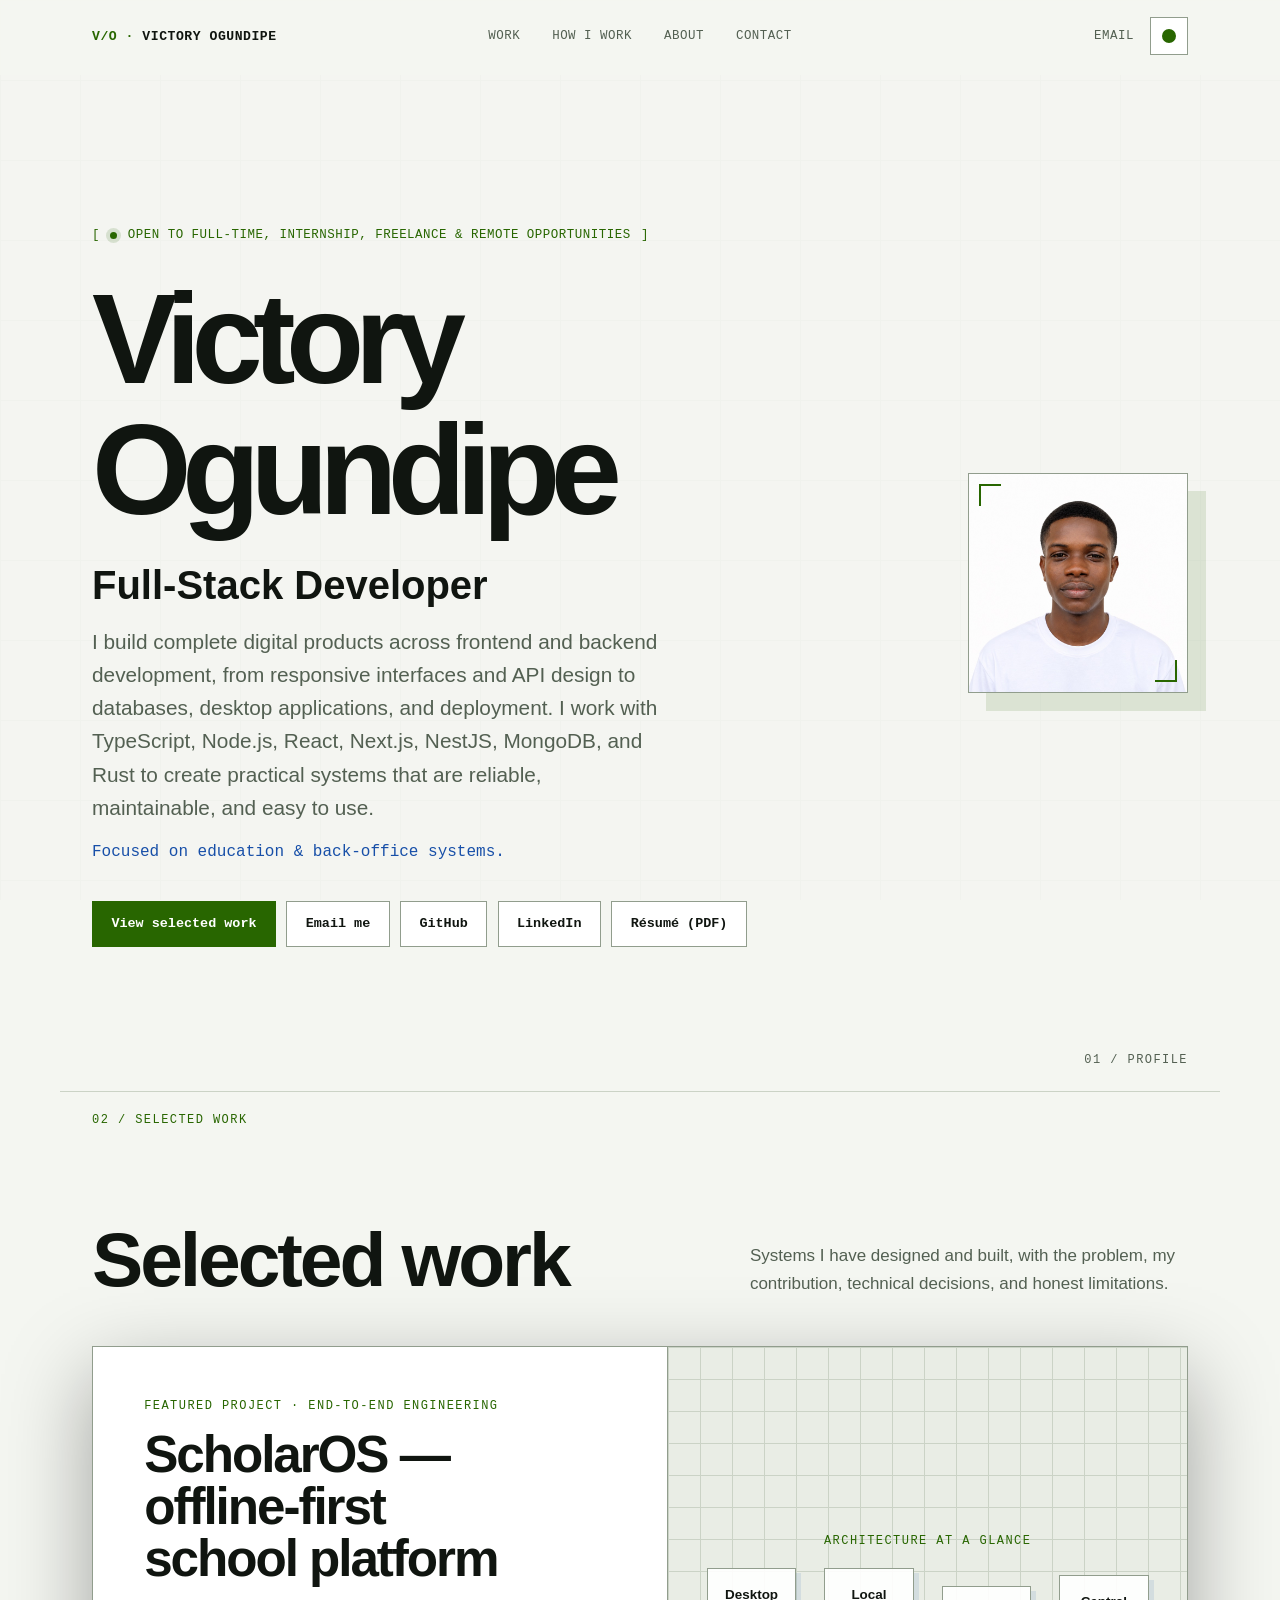
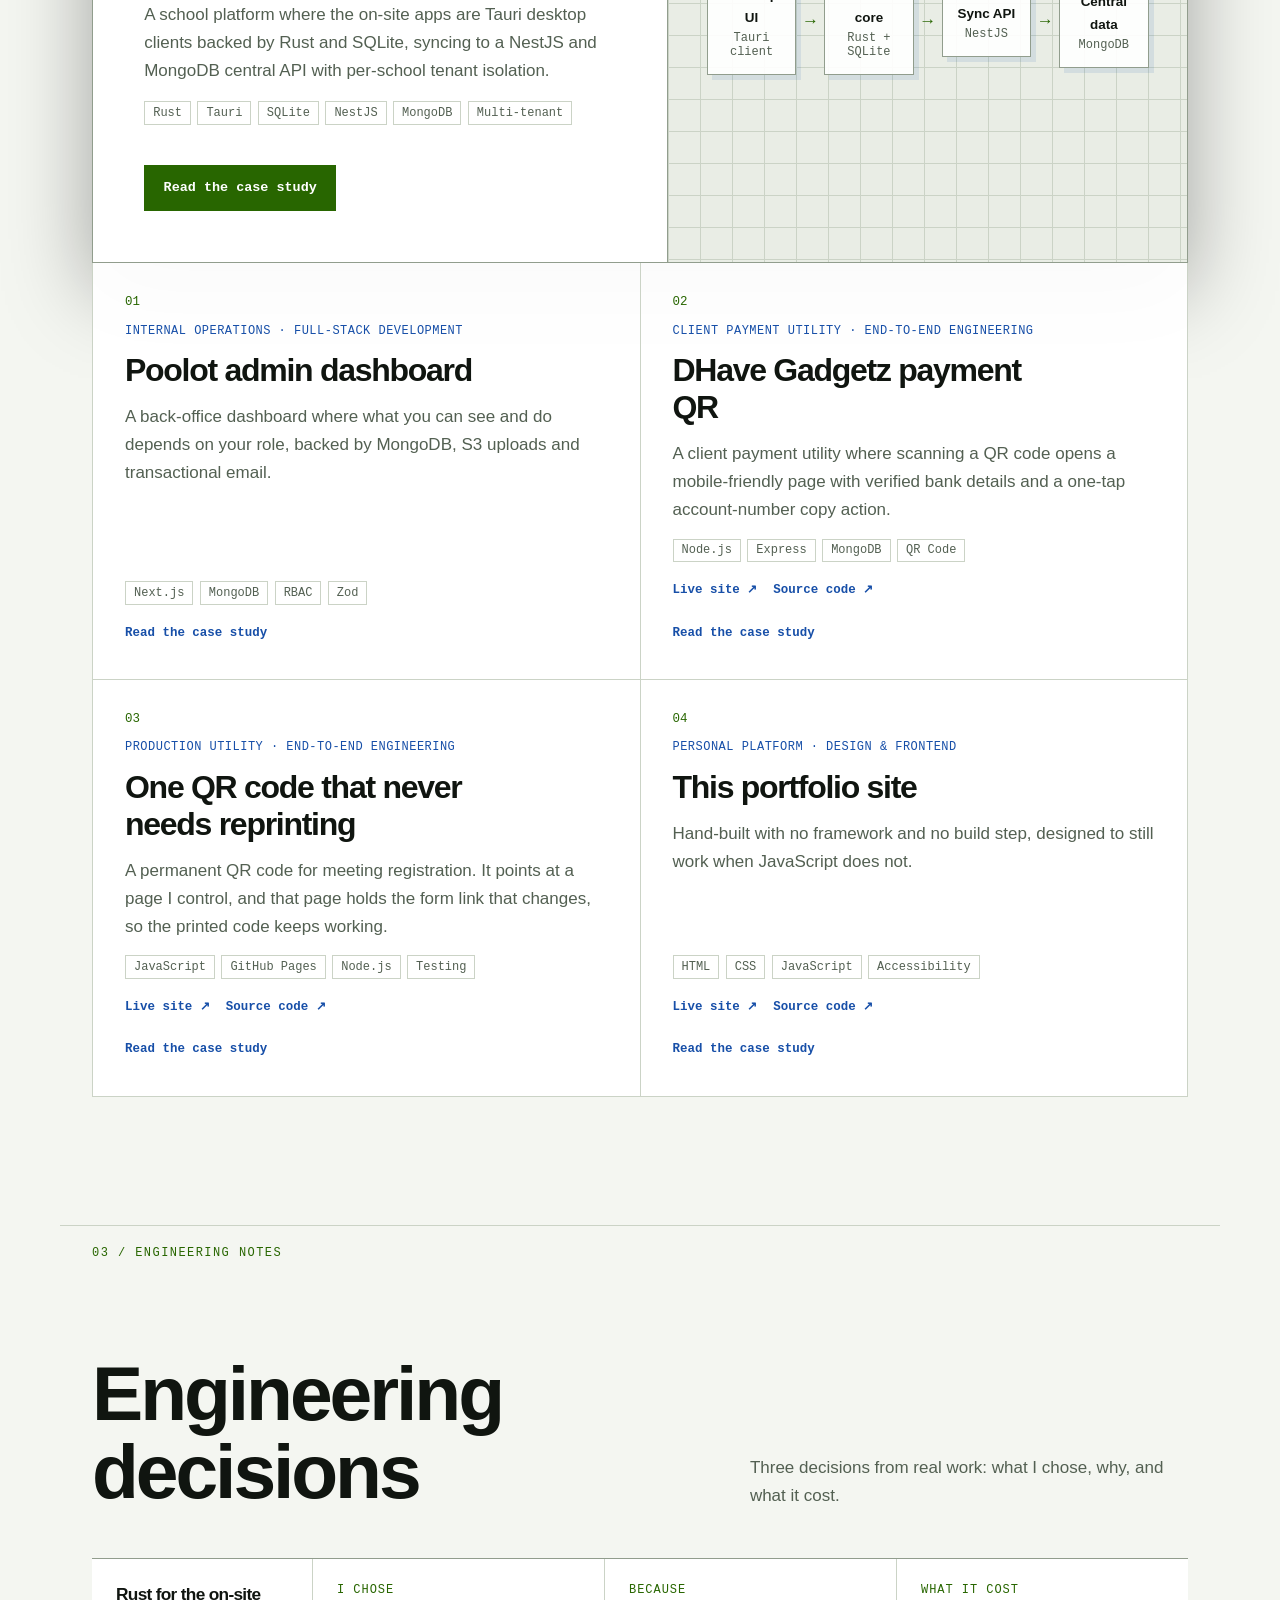
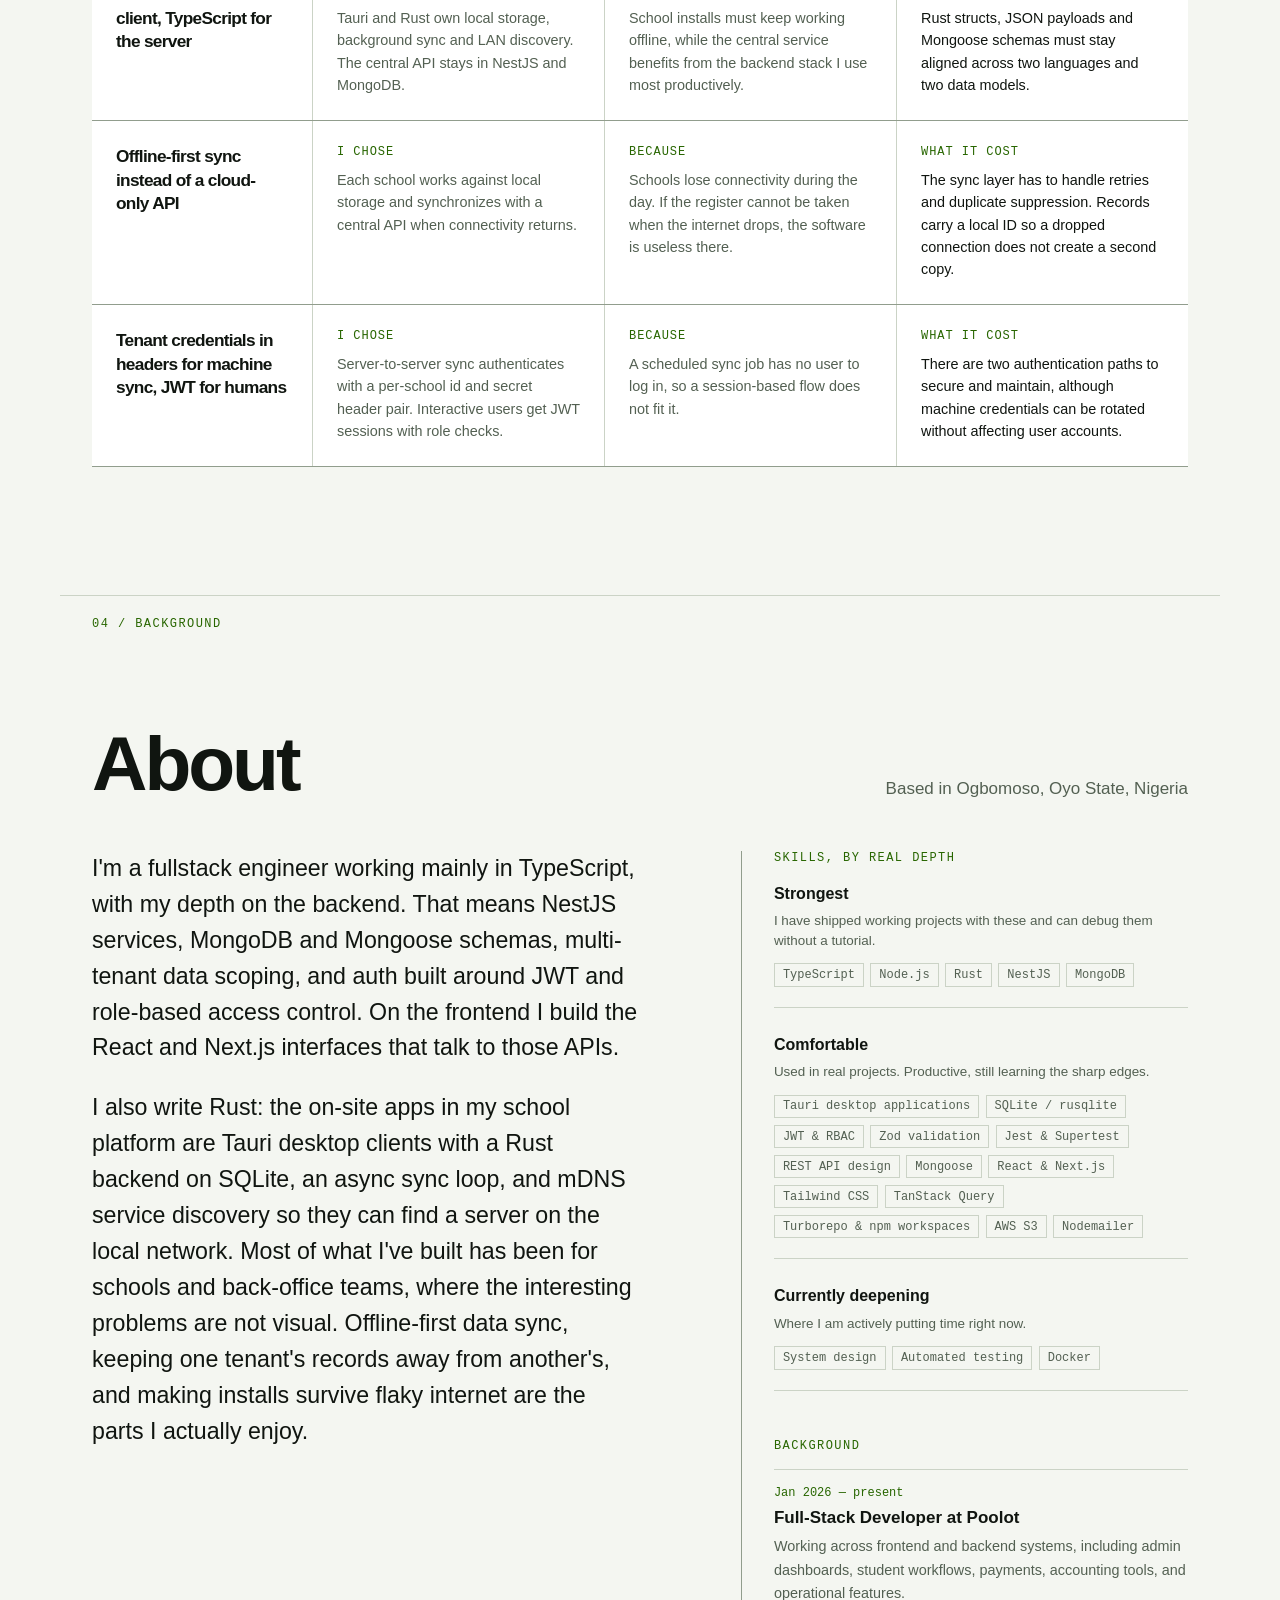
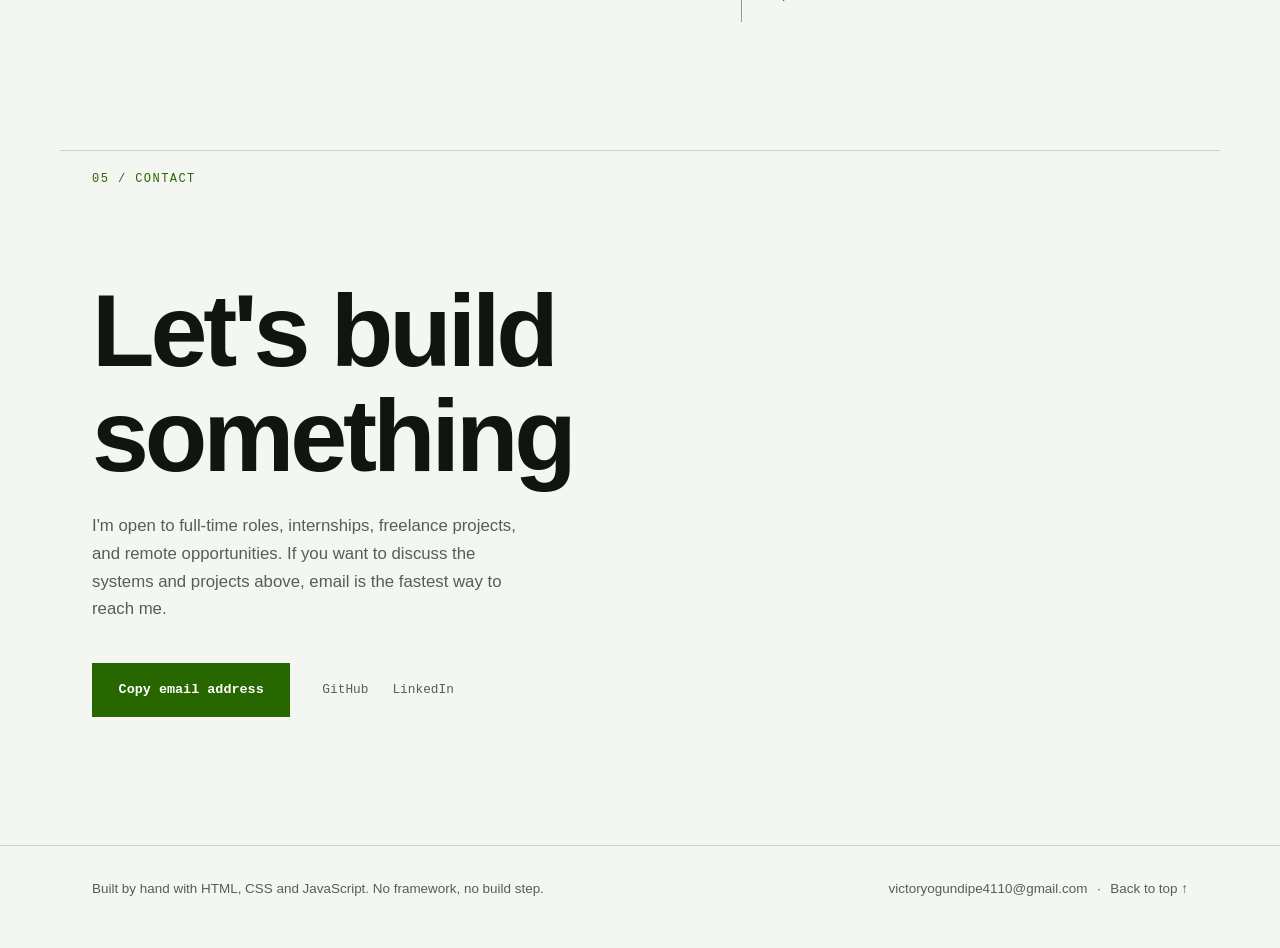
<file: index.html>
<!doctype html>
<html lang="en" data-theme="dark">
<head>
<meta charset="utf-8" />
<meta name="viewport" content="width=device-width, initial-scale=1" />
<title>Victory Ogundipe — Full-Stack Developer</title>
<meta name="description" content="Full-stack developer working with TypeScript, Node.js, Rust, NestJS, React and Next.js to build complete products for education and back-office systems." />
<meta name="theme-color" content="#080b11" />
<link rel="canonical" href="https://victory-ogundipe-portfolio.vercel.app/" />

<!-- Social preview -->
<meta property="og:type" content="website" />
<meta property="og:title" content="Victory Ogundipe — Full-Stack Developer" />
<meta property="og:description" content="TypeScript, Node.js, Rust, NestJS, React and Next.js. Complete products from data model to interface." />
<meta property="og:url" content="https://victory-ogundipe-portfolio.vercel.app/" />
<meta property="og:image" content="https://victory-ogundipe-portfolio.vercel.app/assets/portfolio-thumbnail.png" />
<meta property="og:image:width" content="1200" />
<meta property="og:image:height" content="630" />
<meta property="og:image:alt" content="Victory Ogundipe — Full-Stack Developer" />
<meta name="twitter:card" content="summary_large_image" />
<meta name="twitter:image" content="https://victory-ogundipe-portfolio.vercel.app/assets/portfolio-thumbnail.png" />
<script type="application/ld+json">
{"@context":"https://schema.org","@type":"ProfilePage","mainEntity":{"@type":"Person","name":"Victory Ogundipe","url":"https://victory-ogundipe-portfolio.vercel.app/","jobTitle":"Full-Stack Developer","description":"Full-stack developer building complete products with TypeScript, Node.js, Rust, NestJS, React and Next.js.","sameAs":["https://github.com/victory4110","https://www.linkedin.com/in/ogundipe-victory-708875337"]}}
</script>

<link rel="icon" href="data:image/svg+xml,<svg xmlns='http://www.w3.org/2000/svg' viewBox='0 0 100 100'><text y='.9em' font-size='90'>%F0%9F%91%8B</text></svg>" />
<link rel="stylesheet" href="styles.css?v=20260925-3" />
</head>
<body>
<a class="skip-link" href="#main">Skip to content</a>

<header class="nav" id="nav">
  <div class="wrap nav__inner">
    <a class="nav__brand" href="#top" data-content="name">Victory Ogundipe</a>

    <nav class="nav__links" aria-label="Main">
      <a href="#work">Work</a>
      <a href="#decisions">How I work</a>
      <a href="#about">About</a>
      <a href="#contact">Contact</a>
    </nav>

    <div class="nav__actions">
      <a class="nav__cta" id="navEmail" href="#contact">Email</a>
      <button class="theme-toggle" id="themeToggle" type="button"
              aria-label="Switch colour theme" aria-pressed="false">
        <span class="theme-toggle__icon" aria-hidden="true"></span>
      </button>
    </div>
  </div>
  <div class="nav__progress" id="navProgress" aria-hidden="true"></div>
</header>

<main id="main">

  <!-- ── Hero ─────────────────────────────────────────────
       Positioning rule: role + stack + domain, understood fast.
       ─────────────────────────────────────────────────── -->
  <section class="hero wrap" id="top">
    <div class="hero__text">
      <p class="pill" id="availability">
        <span class="pill__dot" aria-hidden="true"></span>
        <span id="availabilityText">Open to fullstack development roles</span>
      </p>

      <h1 class="hero__title">
        <span id="heroName">Victory Ogundipe</span>
      </h1>

      <p class="hero__positioning" id="heroPositioning">
        Fullstack Developer — TypeScript, Node.js, NestJS
      </p>

      <p class="hero__tagline" id="heroTagline">
        I build the API and the interface, from database schema to shipped screen.
      </p>

      <p class="hero__focus" id="heroFocus"></p>

      <div class="hero__actions" id="heroLinks"></div>
    </div>

    <div class="hero__media">
      <div class="avatar" id="avatar" aria-hidden="true"></div>
    </div>
  </section>

  <noscript>
    <div class="wrap noscript">
      <h2>Victory Ogundipe — Full-Stack Engineer</h2>
      <p>TypeScript, NestJS and MongoDB. Multi-tenant APIs and the interfaces on top of them, mostly for education and back-office systems.</p>
      <p>Email: <a href="mailto:victoryogundipe4110@gmail.com">victoryogundipe4110@gmail.com</a></p>
      <p>This page uses JavaScript to render project details. Everything essential is above.</p>
    </div>
  </noscript>

  <!-- ── Selected work: one flagship, then supporting ───── -->
  <section class="section wrap" id="work">
    <div class="section__head">
      <h2 class="section__title">Selected work</h2>
      <p class="section__sub">
        Systems I have designed and built, with the problem, my contribution,
        technical decisions, and honest limitations.
      </p>
    </div>

    <article class="featured" id="featured" hidden></article>

    <div class="grid" id="projectGrid"></div>
  </section>

  <!-- ── How I work: trade-offs, the invisible-work signal ─ -->
  <section class="section wrap" id="decisions">
    <div class="section__head">
      <h2 class="section__title">Engineering decisions</h2>
      <p class="section__sub">
        Three decisions from real work: what I chose, why, and what it cost.
      </p>
    </div>

    <div class="decisions" id="decisionList"></div>
  </section>

  <!-- ── About + skills ─────────────────────────────────── -->
  <section class="section wrap" id="about">
    <div class="section__head">
      <h2 class="section__title">About</h2>
      <p class="section__sub" id="aboutLocation"></p>
    </div>

    <div class="about">
      <div class="about__prose" id="aboutProse"></div>

      <div class="about__side">
        <h3 class="mini-title">Skills, by real depth</h3>
        <div class="tiers" id="tiers"></div>

        <h3 class="mini-title">Background</h3>
        <ol class="timeline" id="timeline"></ol>
      </div>
    </div>
  </section>

  <!-- ── Contact ──────────────────────────────────────── -->
  <section class="section wrap contact" id="contact">
    <h2 class="contact__heading" id="contactHeading">Let's build something</h2>
    <p class="contact__blurb" id="contactBlurb"></p>

    <div class="contact__row">
      <button class="btn btn--primary btn--big" id="copyEmail" type="button">
        <span id="copyEmailLabel">Copy email address</span>
      </button>
      <div class="contact__socials" id="contactSocials"></div>
    </div>
  </section>
</main>

<footer class="footer">
  <div class="wrap footer__inner">
    <p id="footerText"></p>
    <p class="footer__contact">
      <a id="footerEmail" href="#">Email</a>
      <span class="footer__sep" aria-hidden="true">·</span>
      <a href="#top">Back to top ↑</a>
    </p>
  </div>
</footer>

<!-- ── Case study dialog ──────────────────────────────── -->
<dialog class="case" id="caseStudy" aria-labelledby="caseTitle">
  <div class="case__bar">
    <p class="case__eyebrow" id="caseEyebrow">Case study</p>
    <button class="case__close" id="caseClose" type="button" aria-label="Close case study">Close</button>
  </div>
  <div class="case__body" id="caseBody"></div>
</dialog>

<div class="toast" id="toast" role="status" aria-live="polite"></div>

<script src="content.js?v=20260925-3"></script>
<script src="main.js?v=20260925-3"></script>
</body>
</html>
</file>
<file: styles.css>
:root {
  --bg:#080b11;--surface:#0d121b;--surface-2:#121926;--text:#f4f7fb;
  --muted:#9ca9ba;--line:#263142;--line-strong:#3c4b61;--accent:#a8ff3e;
  --accent-2:#78a7ff;--on-accent:#091000;--wrap:1160px;
  --font:"Avenir Next",Avenir,"Segoe UI",Helvetica,Arial,sans-serif;
  --mono:"SFMono-Regular",Consolas,"Liberation Mono",monospace;
}
html[data-theme="light"]{--bg:#f4f6f1;--surface:#fff;--surface-2:#e9ede5;--text:#101510;--muted:#536052;--line:#cbd3c6;--line-strong:#919d8d;--accent:#286600;--accent-2:#174fa8;--on-accent:#fff}
*,*::before,*::after{box-sizing:border-box}
html{scroll-behavior:smooth}
body{margin:0;background:linear-gradient(var(--line) 1px,transparent 1px),linear-gradient(90deg,var(--line) 1px,transparent 1px),var(--bg);background-size:80px 80px;background-attachment:fixed;color:var(--text);font:17px/1.65 var(--font);-webkit-font-smoothing:antialiased}
body::before{content:"";position:fixed;inset:0;z-index:-1;background:color-mix(in srgb,var(--bg) 91%,transparent);pointer-events:none}
h1,h2,h3,h4,p{margin:0}h1,h2,h3{line-height:1.02;letter-spacing:-.04em}a{color:inherit;text-decoration:none}img{display:block;max-width:100%}ul,ol{margin:0;padding:0;list-style:none}
:focus-visible{outline:2px solid var(--accent);outline-offset:4px}
.skip-link{position:fixed;left:1rem;top:-5rem;z-index:100;padding:.65rem 1rem;background:var(--accent);color:var(--on-accent);font-weight:700}.skip-link:focus{top:1rem}
.wrap{width:min(100%,var(--wrap));margin-inline:auto;padding-inline:2rem}

/* Navigation */
.nav{position:sticky;top:0;z-index:50;background:color-mix(in srgb,var(--bg) 88%,transparent);border-bottom:1px solid transparent;backdrop-filter:blur(18px)}.nav.is-stuck{border-bottom-color:var(--line)}
.nav__inner{display:grid;grid-template-columns:1fr auto 1fr;align-items:center;min-height:72px;gap:2rem}.nav__brand{justify-self:start;font:700 .82rem var(--mono);letter-spacing:.04em;text-transform:uppercase}.nav__brand::before{content:"V/O · ";color:var(--accent)}
.nav__links{display:flex;gap:2rem}.nav__links a,.nav__cta{color:var(--muted);font:.78rem var(--mono);letter-spacing:.04em;text-transform:uppercase}.nav__links a:hover,.nav__cta:hover{color:var(--accent)}
.nav__actions{display:flex;justify-self:end;align-items:center;gap:1rem}.nav__progress{height:2px;width:0;background:var(--accent)}
.theme-toggle{width:38px;height:38px;display:grid;place-items:center;padding:0;border:1px solid var(--line-strong);border-radius:0;background:var(--surface);cursor:pointer}.theme-toggle:hover{border-color:var(--accent)}
.theme-toggle__icon{width:14px;height:14px;border:2px solid var(--accent);border-radius:50%;box-shadow:5px -5px 0 -3px var(--accent)}html[data-theme="light"] .theme-toggle__icon{background:var(--accent);box-shadow:none}

/* Hero */
.hero{position:relative;min-height:calc(100svh - 72px);display:grid;grid-template-columns:minmax(0,1fr) 240px;align-items:center;gap:clamp(3rem,8vw,8rem);padding-block:clamp(5rem,12vw,9rem)}
.hero::after{content:"01 / PROFILE";position:absolute;right:2rem;bottom:1.5rem;color:var(--muted);font:.75rem var(--mono);letter-spacing:.12em}.hero__text{max-width:850px}
.pill{display:inline-flex;align-items:center;gap:.65rem;margin-bottom:2rem;color:var(--accent);font:.78rem var(--mono);letter-spacing:.04em;text-transform:uppercase}.pill::before{content:"["}.pill::after{content:"]"}
.pill__dot{width:7px;height:7px;border-radius:50%;background:var(--accent);box-shadow:0 0 0 4px color-mix(in srgb,var(--accent) 14%,transparent)}.pill--idle{color:var(--muted)}.pill--idle .pill__dot{background:var(--muted);box-shadow:none}
.hero__title{max-width:10ch;font-size:clamp(3.6rem,10vw,8rem);font-weight:750;letter-spacing:-.075em}.hero__positioning{max-width:36ch;margin-top:1.6rem;font-size:clamp(1.7rem,3.4vw,2.5rem);font-weight:700;line-height:1.2}
.hero__tagline{max-width:50ch;margin-top:1rem;color:var(--muted);font-size:clamp(1.08rem,2vw,1.3rem);line-height:1.6}.hero__focus{max-width:48ch;margin-top:1rem;color:var(--accent-2);font:1rem/1.6 var(--mono)}.hero__actions{display:flex;flex-wrap:wrap;gap:.65rem;margin-top:2.2rem}.hero__media{justify-self:end}
.avatar{position:relative;width:220px;aspect-ratio:1;display:grid;place-items:center;overflow:hidden;border:1px solid var(--line-strong);background:linear-gradient(135deg,transparent 49.5%,var(--line) 50%,transparent 50.5%),var(--surface);color:var(--accent);font:700 4rem var(--mono);letter-spacing:-.08em;box-shadow:18px 18px 0 color-mix(in srgb,var(--accent) 12%,transparent)}
.avatar::before,.avatar::after{content:"";position:absolute;width:22px;height:22px;border-color:var(--accent)}.avatar::before{top:10px;left:10px;border-top:2px solid;border-left:2px solid}.avatar::after{right:10px;bottom:10px;border-right:2px solid;border-bottom:2px solid}.avatar img{width:100%;height:100%;object-fit:cover}

/* Actions */
.btn{min-height:46px;display:inline-flex;align-items:center;justify-content:center;gap:.5rem;padding:.7rem 1.15rem;border:1px solid var(--line-strong);border-radius:0;background:var(--surface);color:var(--text);font:600 .84rem/1 var(--mono);cursor:pointer;transition:background .16s,color .16s,transform .16s}.btn:hover{border-color:var(--accent);color:var(--accent);transform:translate(-2px,-2px)}
.btn--primary{background:var(--accent);border-color:var(--accent);color:var(--on-accent)}.btn--primary:hover{background:var(--text);border-color:var(--text);color:var(--bg)}.btn--big{min-height:54px;padding-inline:1.6rem}

/* Sections */
.section{position:relative;padding-block:clamp(5rem,10vw,8rem);border-top:1px solid var(--line)}.section::before{position:absolute;top:1.3rem;left:2rem;color:var(--accent);font:.75rem var(--mono);letter-spacing:.12em}#work::before{content:"02 / SELECTED WORK"}#decisions::before{content:"03 / ENGINEERING NOTES"}#about::before{content:"04 / BACKGROUND"}#contact::before{content:"05 / CONTACT"}
.section__head{display:grid;grid-template-columns:minmax(0,1fr) minmax(280px,.7fr);align-items:end;gap:2rem;margin-bottom:3rem}.section__title{font-size:clamp(2.4rem,6vw,4.8rem)}.section__sub{color:var(--muted);max-width:48ch;justify-self:end}

/* Featured work */
.featured{display:grid;grid-template-columns:minmax(0,1.05fr) minmax(380px,.95fr);border:1px solid var(--line-strong);background:var(--surface);box-shadow:0 28px 80px rgba(0,0,0,.34)}
.featured__body{display:flex;flex-direction:column;gap:1rem;min-height:460px;padding:clamp(2rem,4vw,3.5rem)}
.featured__label,.architecture__label,.case__eyebrow,.mini-title{color:var(--accent);font:.75rem var(--mono);letter-spacing:.12em;text-transform:uppercase}.featured__title{max-width:14ch;font-size:clamp(2rem,4vw,3.4rem)}.featured__blurb{max-width:56ch;color:var(--muted)}
.featured__actions{display:flex;flex-wrap:wrap;align-items:center;gap:1rem;margin-top:auto;padding-top:1.5rem}.featured__links,.card__links{display:flex;flex-wrap:wrap;gap:1rem}.featured__links a,.card__links a,.card__case{min-height:28px;display:inline-flex;align-items:center;color:var(--accent-2);font:600 .78rem/1 var(--mono)}.featured__links a:hover,.card__links a:hover,.card__case:hover{color:var(--accent);text-decoration:underline}
.featured__preview{display:grid;place-items:center;min-height:460px;padding:clamp(1.5rem,3vw,2.5rem);border-left:1px solid var(--line-strong);background:linear-gradient(var(--line) 1px,transparent 1px),linear-gradient(90deg,var(--line) 1px,transparent 1px),var(--surface-2);background-size:32px 32px}.featured__placeholder{padding:.8rem 1rem;border:1px solid var(--line-strong);color:var(--muted);font:.78rem var(--mono)}
.architecture{width:100%;margin:0}.architecture__label{margin-bottom:1.25rem;text-align:center}.architecture__flow{display:flex;flex-direction:column;align-items:center;gap:.55rem}.architecture__node{width:100%;padding:.95rem .75rem;border:1px solid var(--line-strong);background:color-mix(in srgb,var(--surface) 92%,transparent);text-align:center;box-shadow:5px 5px 0 color-mix(in srgb,var(--accent-2) 10%,transparent)}.architecture__node strong,.architecture__node span{display:block}.architecture__node strong{font-size:.84rem}.architecture__node span{margin-top:.15rem;color:var(--muted);font:.75rem var(--mono)}.architecture__arrow{color:var(--accent);font-family:var(--mono);transform:rotate(90deg)}

/* Supporting work */
.grid{counter-reset:project;display:grid;grid-template-columns:repeat(2,minmax(0,1fr));border-left:1px solid var(--line)}.card{counter-increment:project;position:relative;min-height:330px;display:flex;flex-direction:column;gap:.9rem;padding:2rem;border-right:1px solid var(--line);border-bottom:1px solid var(--line);background:color-mix(in srgb,var(--surface) 94%,transparent);transition:background .18s}.card::before{content:"0" counter(project);color:var(--accent);font:.78rem var(--mono)}.card:hover{background:var(--surface-2)}.card__meta,.case__meta{color:var(--accent-2);font:.75rem var(--mono);letter-spacing:.04em;text-transform:uppercase}.card__title{max-width:20ch;font-size:clamp(1.4rem,2.8vw,2rem);line-height:1.15}.card__blurb{max-width:55ch;color:var(--muted)}.card .chips{margin-top:auto}.card__case{align-self:flex-start;padding:0;border:0;background:transparent;cursor:pointer}
.chips{display:flex;flex-wrap:wrap;gap:.4rem}.chip{padding:.24rem .5rem;border:1px solid var(--line);color:var(--muted);font:.75rem var(--mono)}

/* Decisions */
.decisions{border-top:1px solid var(--line-strong)}.decision{display:grid;grid-template-columns:minmax(220px,.7fr) repeat(3,minmax(0,1fr));border-bottom:1px solid var(--line-strong);background:var(--surface)}.decision__title,.decision__row{padding:1.5rem}.decision__title{font-size:1.08rem;line-height:1.35}.decision__row{border-left:1px solid var(--line)}.decision__label{display:block;margin-bottom:.6rem;color:var(--accent);font:.75rem var(--mono);letter-spacing:.08em;text-transform:uppercase}.decision__value{margin:0;color:var(--muted);font-size:.9rem;line-height:1.55}.decision__row:last-child .decision__value{color:var(--text)}

/* About */
.about{display:grid;grid-template-columns:minmax(0,1.1fr) minmax(360px,.9fr);gap:clamp(3rem,8vw,7rem)}.about__prose{font-size:clamp(1.15rem,2.2vw,1.45rem);line-height:1.55}.about__prose p{margin-bottom:1.5rem}.about__prose p:last-child{margin-bottom:0}.about__side{padding-left:2rem;border-left:1px solid var(--line-strong)}
.mini-title{margin:0 0 1rem}.tiers{display:grid;gap:1.5rem;margin-bottom:3rem}.tier{padding-bottom:1.25rem;border-bottom:1px solid var(--line)}.tier__head{margin-bottom:.75rem}.tier__level{font-size:1rem}.tier__note{margin-top:.25rem;color:var(--muted);font-size:.84rem;line-height:1.5}.timeline{display:grid}.timeline li{padding:1rem 0;border-top:1px solid var(--line)}.timeline__period{color:var(--accent);font:.75rem var(--mono)}.timeline__title{margin-top:.25rem;font-weight:700}.timeline__detail{margin-top:.2rem;color:var(--muted);font-size:.9rem}

/* Contact and footer */
.contact{text-align:left}.contact__heading{max-width:10ch;font-size:clamp(3rem,8vw,7rem)}.contact__blurb{max-width:48ch;margin:1.5rem 0 2.5rem;color:var(--muted);font-size:1.05rem}.contact__row{display:flex;align-items:center;gap:2rem}.contact__socials{display:flex;flex-wrap:wrap;gap:1.5rem}.contact__socials a{color:var(--muted);font:.8rem var(--mono)}.contact__socials a:hover{color:var(--accent)}
.footer{border-top:1px solid var(--line);padding-block:2rem 3rem;color:var(--muted);font-size:.84rem}.footer__inner{display:flex;justify-content:space-between;align-items:baseline;gap:1rem}.footer__contact{display:flex;flex-wrap:wrap;gap:.6rem}.footer a:hover{color:var(--accent)}

/* Case study */
.case{width:min(800px,calc(100vw - 2rem));max-height:88vh;padding:0;overflow:hidden;border:1px solid var(--line-strong);border-radius:0;background:var(--surface);color:var(--text);box-shadow:0 28px 80px rgba(0,0,0,.5)}.case::backdrop{background:rgba(0,0,0,.76);backdrop-filter:blur(5px)}
.case__bar{position:sticky;top:0;z-index:1;display:flex;align-items:center;justify-content:space-between;padding:1rem 1.5rem;border-bottom:1px solid var(--line-strong);background:var(--surface)}.case__close{min-height:38px;padding:.4rem .8rem;border:1px solid var(--line-strong);border-radius:0;background:transparent;color:var(--muted);font:.78rem var(--mono);cursor:pointer}.case__close:hover{border-color:var(--accent);color:var(--accent)}
.case__body{max-height:calc(88vh - 62px);overflow-y:auto;padding:2rem clamp(1.25rem,5vw,3rem) 3rem}.case__title{max-width:16ch;margin-bottom:.65rem;font-size:clamp(2rem,5vw,3.4rem)}.case__meta{margin-bottom:1rem}.case__chips{margin-bottom:1.5rem}.case__summary{margin-bottom:2rem;padding:1.2rem;border-left:3px solid var(--accent);background:var(--surface-2)}.case__section{margin-bottom:2rem}.case__heading{margin-bottom:.65rem;color:var(--accent);font:.75rem var(--mono);letter-spacing:.1em;text-transform:uppercase}.case__list{display:grid;gap:.75rem}.case__list li{position:relative;padding-left:1.3rem;color:var(--muted)}.case__list li::before{content:"+";position:absolute;left:0;color:var(--accent);font-family:var(--mono)}.case__list--num{counter-reset:step}.case__list--num li{padding-left:2rem}.case__list--num li::before{counter-increment:step;content:"0" counter(step);font-size:.75rem}.case__links{display:flex;flex-wrap:wrap;gap:.65rem}

.noscript{padding-block:3rem;border-top:1px solid var(--line)}.noscript h2{margin-bottom:.75rem}.noscript p{margin-bottom:.5rem;color:var(--muted)}.noscript a{color:var(--accent);text-decoration:underline}
.toast{position:fixed;left:50%;bottom:2rem;z-index:90;transform:translate(-50%,130%);visibility:hidden;opacity:0;padding:.8rem 1.2rem;border:1px solid var(--accent);background:var(--surface);color:var(--text);font:.82rem var(--mono);transition:transform .25s,opacity .25s,visibility 0s linear .25s}.toast.is-visible{transform:translate(-50%,0);visibility:visible;opacity:1;transition-delay:0s}
.reveal{opacity:0;transform:translateY(14px)}.reveal.is-in{opacity:1;transform:none;transition:opacity .5s,transform .5s}

@media (prefers-reduced-motion:reduce){html{scroll-behavior:auto}*,*::before,*::after{animation-duration:.01ms!important;transition-duration:.01ms!important}.reveal{opacity:1;transform:none}}
@media (min-width:650px){.architecture__flow{flex-direction:row}.architecture__node{flex:1}.architecture__arrow{transform:none}}
@media (max-width:920px){.nav__inner{grid-template-columns:1fr auto}.nav__links{display:none}.hero{grid-template-columns:1fr;min-height:auto}.hero__media{order:-1;justify-self:start}.avatar{width:118px;font-size:2.2rem;box-shadow:10px 10px 0 color-mix(in srgb,var(--accent) 12%,transparent)}.featured{grid-template-columns:1fr}.featured__body{min-height:400px}.featured__preview{min-height:300px;border-top:1px solid var(--line-strong);border-left:0}.decision{grid-template-columns:1fr}.decision__title{background:var(--surface-2)}.decision__row{border-top:1px solid var(--line);border-left:0}.about{grid-template-columns:1fr}.about__side{padding-left:0;border-left:0}}
@media (max-width:680px){body{background-size:48px 48px}.wrap{padding-inline:1.1rem}.nav__inner{min-height:64px}.nav__cta{display:none}.hero{padding-block:4rem 6rem}.hero::after,.section::before{left:1.1rem;right:auto}.hero__title{font-size:clamp(3.15rem,17vw,5rem)}.section__head{grid-template-columns:1fr;align-items:start}.section__sub{justify-self:start}.grid{grid-template-columns:1fr}.card{min-height:300px}.featured__body{min-height:430px;padding:1.5rem}.featured__preview{padding:1.25rem}.contact__row,.footer__inner{align-items:stretch;flex-direction:column}.contact__socials{gap:1rem}.btn{width:100%}.featured__actions{align-items:stretch;flex-direction:column}.case__links{flex-direction:column}}
@media print{.nav,.theme-toggle,.hero__actions,.toast,.footer__contact,.case,.card__case{display:none!important}body{background:#fff;color:#000}.section{break-inside:avoid}}
</file>
